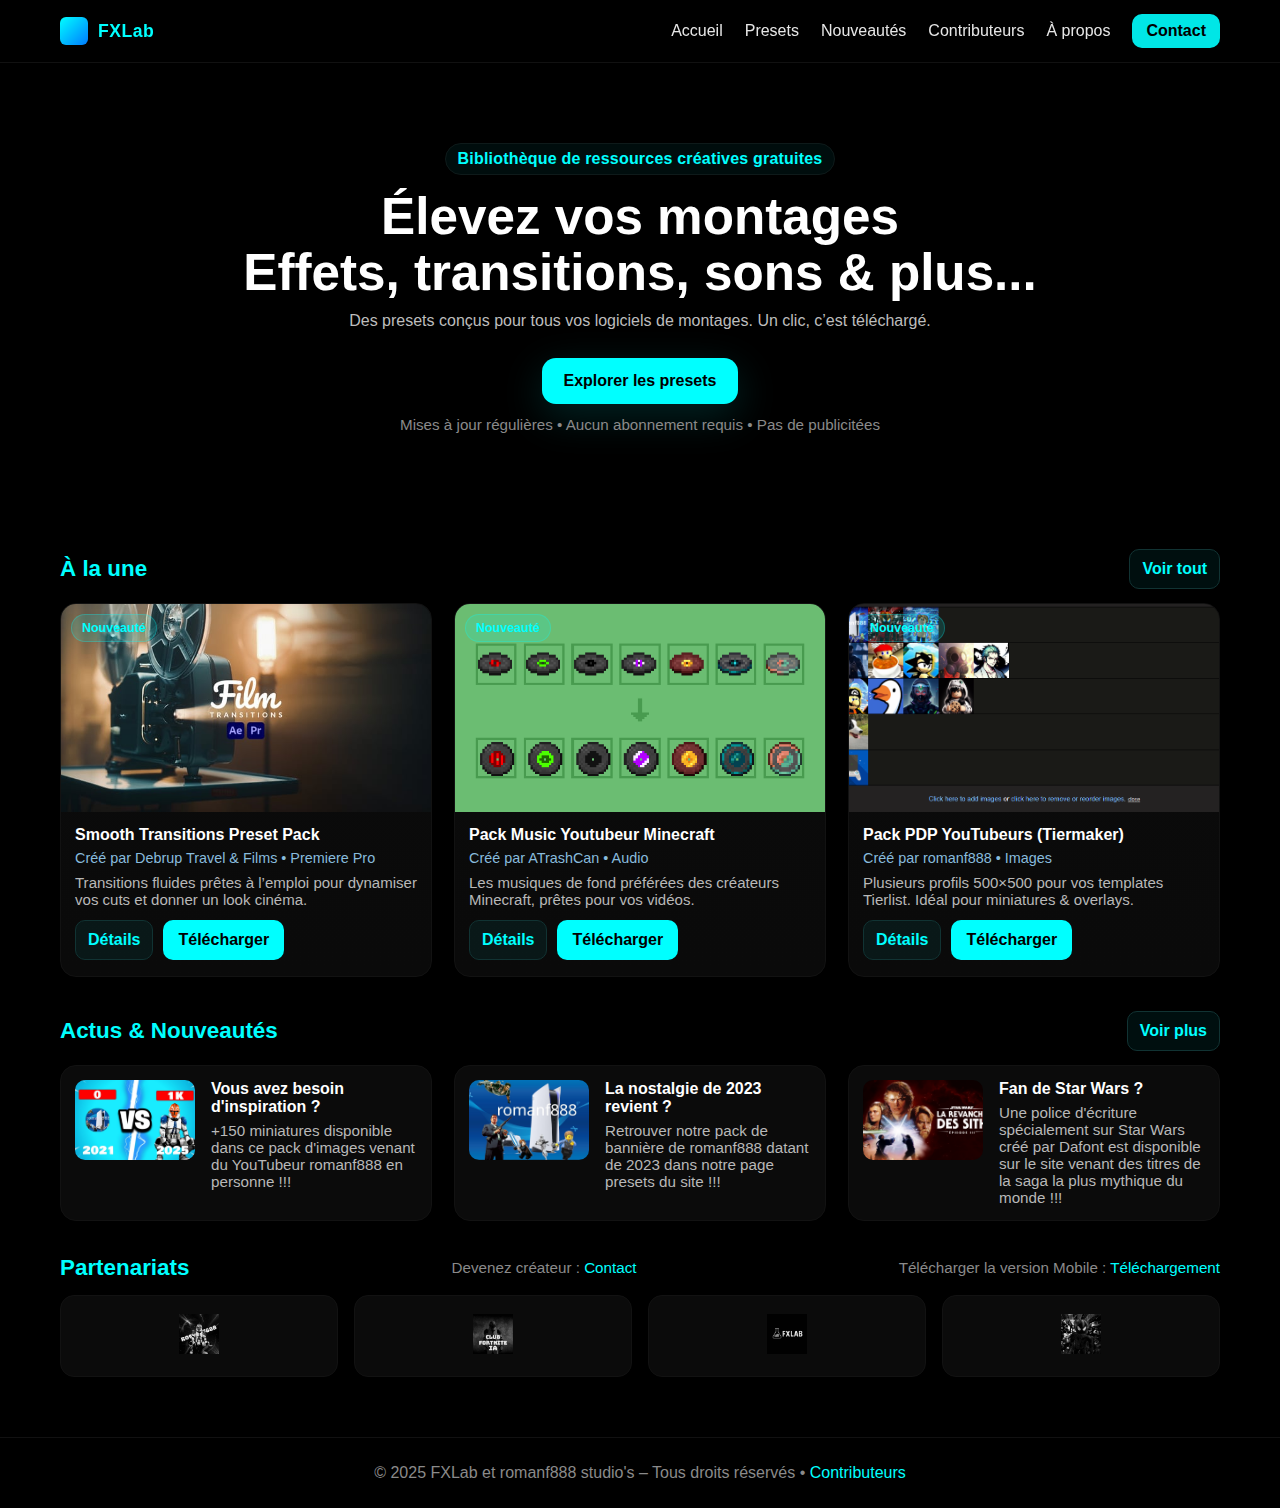
<file: index.html>
<!DOCTYPE html>
<html lang="fr">
<head>
  <meta charset="utf-8" />
  <meta name="viewport" content="width=device-width,initial-scale=1" />
  <title>FXLab – Bibliothèque de ressources gratuites et ilimités</title>
  <link rel="icon" href="favicon.ico" type="image/x-icon">
  <style>
    :root{
      --bg:#000; --card:#0b0b0b; --muted:#bdbdbd; --text:#fff; --accent:#00ffff; --accent-2:#00cccc;
      --ring: rgba(0,255,255,.15);
    }
    *{box-sizing:border-box}
    body{margin:0;background:var(--bg);color:var(--text);
      font-family:-apple-system,BlinkMacSystemFont,"Segoe UI",Roboto,Inter,Arial,sans-serif}
    a{color:inherit;text-decoration:none}

    /* Header */
    header{
      position:sticky; top:0; z-index:50;
      background:rgba(0,0,0,.7); backdrop-filter: blur(12px);
      border-bottom:1px solid #111;
    }
    .nav{
      max-width:1200px; margin:0 auto; padding:14px 20px;
      display:flex; align-items:center; justify-content:space-between;
    }
    .brand{display:flex; align-items:center; gap:10px}
    .brand-logo{width:28px;height:28px;border-radius:6px;background:linear-gradient(135deg,var(--accent),#007bff)}
    .brand h1{margin:0;font-size:1.1rem;letter-spacing:.5px;color:var(--accent)}
    .links{display:flex; gap:22px; align-items:center}
    .links a{opacity:.9}
    .links a:hover{color:var(--accent)}
    .cta-small{
      padding:8px 14px;border-radius:10px;background:var(--accent);color:#000;font-weight:700
    }
    .burger{display:none; cursor:pointer;border:1px solid #1a1a1a;border-radius:10px;padding:8px}
    .mobile{display:none; flex-direction:column; gap:14px; padding:14px 20px; border-top:1px solid #111}

    /* Hero */
    .hero{
      max-width:1200px; margin:40px auto; padding:40px 20px; text-align:center;
    }
    .super{display:inline-block; padding:6px 12px; border:1px solid #0e1a1a; border-radius:999px;
      background:rgba(0,255,255,.05); color:var(--accent); font-weight:600; letter-spacing:.2px}
    .hero h2{font-size:clamp(2rem,4vw,3.2rem); line-height:1.1; margin:14px 0 10px}
    .hero p{color:var(--muted); max-width:800px; margin:0 auto 22px}
    .cta{
      display:inline-block; margin-top:6px; padding:14px 22px; border-radius:14px;
      background:var(--accent); color:#000; font-weight:800;
      box-shadow:0 12px 40px var(--ring)
    }
    .cta:hover{background:var(--accent-2)}
    /* sub-note */
    .sub{margin-top:12px; color:#8a8a8a; font-size:.95rem}

    /* Sections wrapper */
    .wrap{max-width:1200px; margin:0 auto; padding:10px 20px 60px}

    /* Featured presets row */
    .section-head{display:flex; justify-content:space-between; align-items:center; margin:26px 0 14px}
    .section-head h3{margin:0; font-size:1.4rem; color:var(--accent)}
    .grid{
      display:grid; gap:22px;
      grid-template-columns:repeat(auto-fit,minmax(240px,1fr));
    }
    .card{
      background:linear-gradient(180deg,#0b0b0b,#0a0a0a);
      border:1px solid #121212; border-radius:16px; overflow:hidden;
      transition:transform .25s ease, box-shadow .25s ease, border-color .25s ease;
      position:relative;
    }
    .card:hover{transform:translateY(-4px); box-shadow:0 16px 40px var(--ring); border-color:#1b1b1b}
    .thumb{position:relative; aspect-ratio:16/9; background:#151515}
    .thumb img{width:100%; height:100%; object-fit:cover; display:block}
    .label{position:absolute; top:10px; left:10px; padding:6px 10px; border-radius:999px;
      background:rgba(0,255,255,.14); color:var(--accent); font-size:.78rem; font-weight:700; border:1px solid rgba(0,255,255,.25)}
    .content{padding:14px 14px 16px}
    .title{margin:0 0 6px; font-weight:700}
    .meta{color:#8bd; font-size:.9rem; margin-bottom:8px}
    .desc{color:#b8b8b8; font-size:.94rem; margin:0 0 12px}
    .actions{display:flex; gap:10px}
    .btn{
      display:inline-block; padding:10px 12px; border-radius:10px; font-weight:700;
      border:1px solid #133; background:rgba(0,255,255,.06); color:var(--accent)
    }
    .btn:hover{background:rgba(0,255,255,.12)}
    .btn-primary {
  display:inline-block;
  padding:10px 14px;
  border-radius:10px;   /* arrondi */
  font-weight:700;
  border:1px solid transparent;
  background:var(--accent);
  color:#000;
  transition: background 0.2s ease, transform 0.2s ease;
}

.btn-primary:hover {
  background:var(--accent-2);
  transform: translateY(-2px);
}

    /* Articles / Actus */
    .article{display:flex; gap:16px; padding:14px; border:1px solid #121212; border-radius:16px; background:#0b0b0b}
    .article img{width:120px; height:80px; object-fit:cover; border-radius:10px; background:#151515}
    .article h4{margin:0 0 6px}
    .article p{margin:0; color:#b8b8b8; font-size:.95rem}
    .article {
  display:flex; 
  gap:16px; 
  padding:14px; 
  border:1px solid #121212; 
  border-radius:16px; 
  background:#0b0b0b;
  transition: transform .25s ease, box-shadow .25s ease, border-color .25s ease;
}

.article:hover {
  transform: translateY(-4px);
  box-shadow: 0 16px 40px var(--ring);
  border-color: #1b1b1b;
}

    /* Partenaires */
    .partners{
      display:grid; grid-template-columns:repeat(auto-fit,minmax(130px,1fr)); gap:16px;
    }
    .partner{
      border:1px solid #121212; border-radius:14px; background:#0b0b0b; padding:18px; text-align:center;
      transition:transform .2s ease, box-shadow .2s ease;
    }
    .partner:hover{transform:translateY(-3px); box-shadow:0 10px 30px var(--ring)}
    .partner img{height:40px; object-fit:contain; filter:grayscale(100%) contrast(105%); opacity:.9}

    /* Footer */
    footer{border-top:1px solid #111; color:#8a8a8a; text-align:center; padding:26px 20px}

    /* Responsive nav */
    @media (max-width:860px){
      .links{display:none}
      .burger{display:block}
      .mobile.show{display:flex}
    }
  </style>
</head>
<body>

  <!-- Header -->
  <header>
    <div class="nav">
      <div class="brand">
        <div class="brand-logo" aria-hidden="true"></div>
        <h1>FXLab</h1>
      </div>

      <nav class="links" aria-label="Navigation principale">
        <a href="index.html" aria-current="page">Accueil</a>
        <a href="presets.html">Presets</a>
        <a href="news.html">Nouveautés</a>
        <a href="contributors.html">Contributeurs</a>
        <a href="about.html">À propos</a>
        <a href="contact.html" class="cta-small">Contact</a>
      </nav>

      <button class="burger" aria-label="Ouvrir le menu" onclick="toggleMenu()">
        ☰
      </button>
    </div>

    <nav id="mobileNav" class="mobile" aria-label="Navigation mobile">
      <a href="index.html">Accueil</a>
      <a href="presets.html">Presets</a>
      <a href="news.html">Nouveautés</a>
      <a href="contributors.html">Contributeurs</a>
      <a href="about.html">À propos</a>
      <a href="contact.html" class="cta-small" style="display:inline-block; width:max-content">Contact</a>
    </nav>
  </header>

  <!-- Hero -->
  <section class="hero">
    <span class="super">Bibliothèque de ressources créatives gratuites</span>
    <h2>Élevez vos montages<br>Effets, transitions, sons & plus...</h2>
    <p>Des presets conçus pour tous vos logiciels de montages.
       Un clic, c’est téléchargé.</p>
    <a class="cta" href="presets.html">Explorer les presets</a>
    <div class="sub">Mises à jour régulières • Aucun abonnement requis • Pas de publicitées</div>
  </section>

  <main class="wrap">

    <!-- Mise en avant presets -->
    <div class="section-head">
      <h3>À la une</h3>
      <a class="btn" href="presets.html">Voir tout</a>
    </div>
    <div class="grid" aria-label="Presets mis en avant">
      <!-- Card 1 -->
      <article class="card">
        <div class="thumb">
          <!-- Remplace par ton image -->
          <img src="pictures/film_transitions.jpg" alt="Smooth Transitions Preset Pack">
          <span class="label">Nouveauté</span>
        </div>
        <div class="content">
          <h4 class="title">Smooth Transitions Preset Pack</h4>
          <div class="meta">Créé par Debrup Travel & Films • Premiere Pro</div>
          <p class="desc">Transitions fluides prêtes à l’emploi pour dynamiser vos cuts et donner un look cinéma.</p>
          <div class="actions">
            <a class="btn" href="presets.html">Détails</a>
            <a class="btn-primary" href="https://drive.google.com/file/d/1tdREA-tGFz_EKFgXW3NCNWHJDrrkiq9k/view" target="_blank" rel="noopener">Télécharger</a>
          </div>
        </div>
      </article>

      <!-- Card 2 -->
      <article class="card">
        <div class="thumb">
          <img src="pictures/minecraft_music.png" alt="Pack Music Youtubeur Minecraft">
          <span class="label">Nouveauté</span>
        </div>
        <div class="content">
          <h4 class="title">Pack Music Youtubeur Minecraft</h4>
          <div class="meta">Créé par ATrashCan • Audio</div>
          <p class="desc">Les musiques de fond préférées des créateurs Minecraft, prêtes pour vos vidéos.</p>
          <div class="actions">
            <a class="btn" href="presets.html">Détails</a>
            <a class="btn-primary" href="https://drive.google.com/drive/folders/12WOY9GSO-vzHcJGz19avpRdbGQsEaAmz?usp=sharing" target="_blank" rel="noopener">Télécharger</a>
          </div>
        </div>
      </article>

      <!-- Card 3 -->
      <article class="card">
        <div class="thumb">
          <img src="pictures/tiermaker_youtubeurs.png" alt="Pack PDP YouTubeurs (Tiermaker)">
          <span class="label">Nouveauté</span>
        </div>
        <div class="content">
          <h4 class="title">Pack PDP YouTubeurs (Tiermaker)</h4>
          <div class="meta">Créé par romanf888 • Images</div>
          <p class="desc">Plusieurs profils 500×500 pour vos templates Tierlist. Idéal pour miniatures & overlays.</p>
          <div class="actions">
            <a class="btn" href="presets.html">Détails</a>
            <a class="btn-primary" href="https://drive.google.com/drive/folders/1rkk2cnZv1YM_CWG0DwI0sqtJLWTuQOmo?usp=sharing" target="_blank" rel="noopener">Télécharger</a>
          </div>
        </div>
      </article>
    </div>

    <!-- Nouveautés / Actus -->
    <div class="section-head" style="margin-top:34px;">
      <h3>Actus & Nouveautés</h3>
      <a class="btn" href="news.html">Voir plus</a>
    </div>
    <div class="grid">
      <!-- Article 1 -->
      <article class="article">
        <img src="pictures/Tout va changer... (4 ans sur YouTube).jpg" alt="Annonce FXLab">
        <div>
          <h4>Vous avez besoin d'inspiration ?</h4>
          <p>+150 miniatures disponible dans ce pack d'images venant du YouTubeur romanf888 en personne !!!</p>
        </div>
      </article>
      <!-- Article 2 -->
      <article class="article">
        <img src="pictures/Devenez romanf888 à partir de maintenant !!!.jpg" alt="Mise à jour">
        <div>
          <h4>La nostalgie de 2023 revient ?</h4>
          <p>Retrouver notre pack de bannière de romanf888 datant de 2023 dans notre page presets du site !!!</p>
        </div>
      </article>
      <!-- Article 3 -->
      <article class="article">
        <img src="pictures/sw3_picture.png" alt="Polices">
        <div>
          <h4>Fan de Star Wars ?</h4>
          <p>Une police d'écriture spécialement sur Star Wars créé par Dafont est disponible sur le site venant des titres de la saga la plus mythique du monde !!!</p>
        </div>
      </article>
    </div>

    <!-- Partenaires -->
    <div class="section-head" style="margin-top:34px;">
      <h3>Partenariats</h3>
      <span style="color:#8a8a8a;font-size:.95rem"> Devenez créateur : <a href="contact.html" style="color:var(--accent)">Contact</a></span>
      <span style="color:#8a8a8a;font-size:.95rem"> Télécharger la version Mobile : <a href="download.html" style="color:var(--accent)">Téléchargement</a></span>
    </div>
    <div class="partners" aria-label="Partenaires">
      <!-- Remplace les src par tes logos (images locales) -->
      <div class="partner"><img src="pictures/romanf888.PNG" alt="romanf888"></div>
      <div class="partner"><img src="pictures/Club_Fortnite_IA.png" alt="Club Fortnite"></div>
      <div class="partner"><img src="pictures/Fxlab.png" alt="FXLab For Creator"></div>
      <div class="partner"><img src="pictures/HYDRA.png" alt="HYDRA"></div>
    </div>

  </main>

  <footer>
    © 2025 FXLab et romanf888 studio's – Tous droits réservés • <a href="contributors.html" style="color:var(--accent)">Contributeurs</a>
  </footer>

  <script>
    function toggleMenu(){
      const el = document.getElementById('mobileNav');
      el.classList.toggle('show');
    }
  </script>
</body>
</html>
</file>
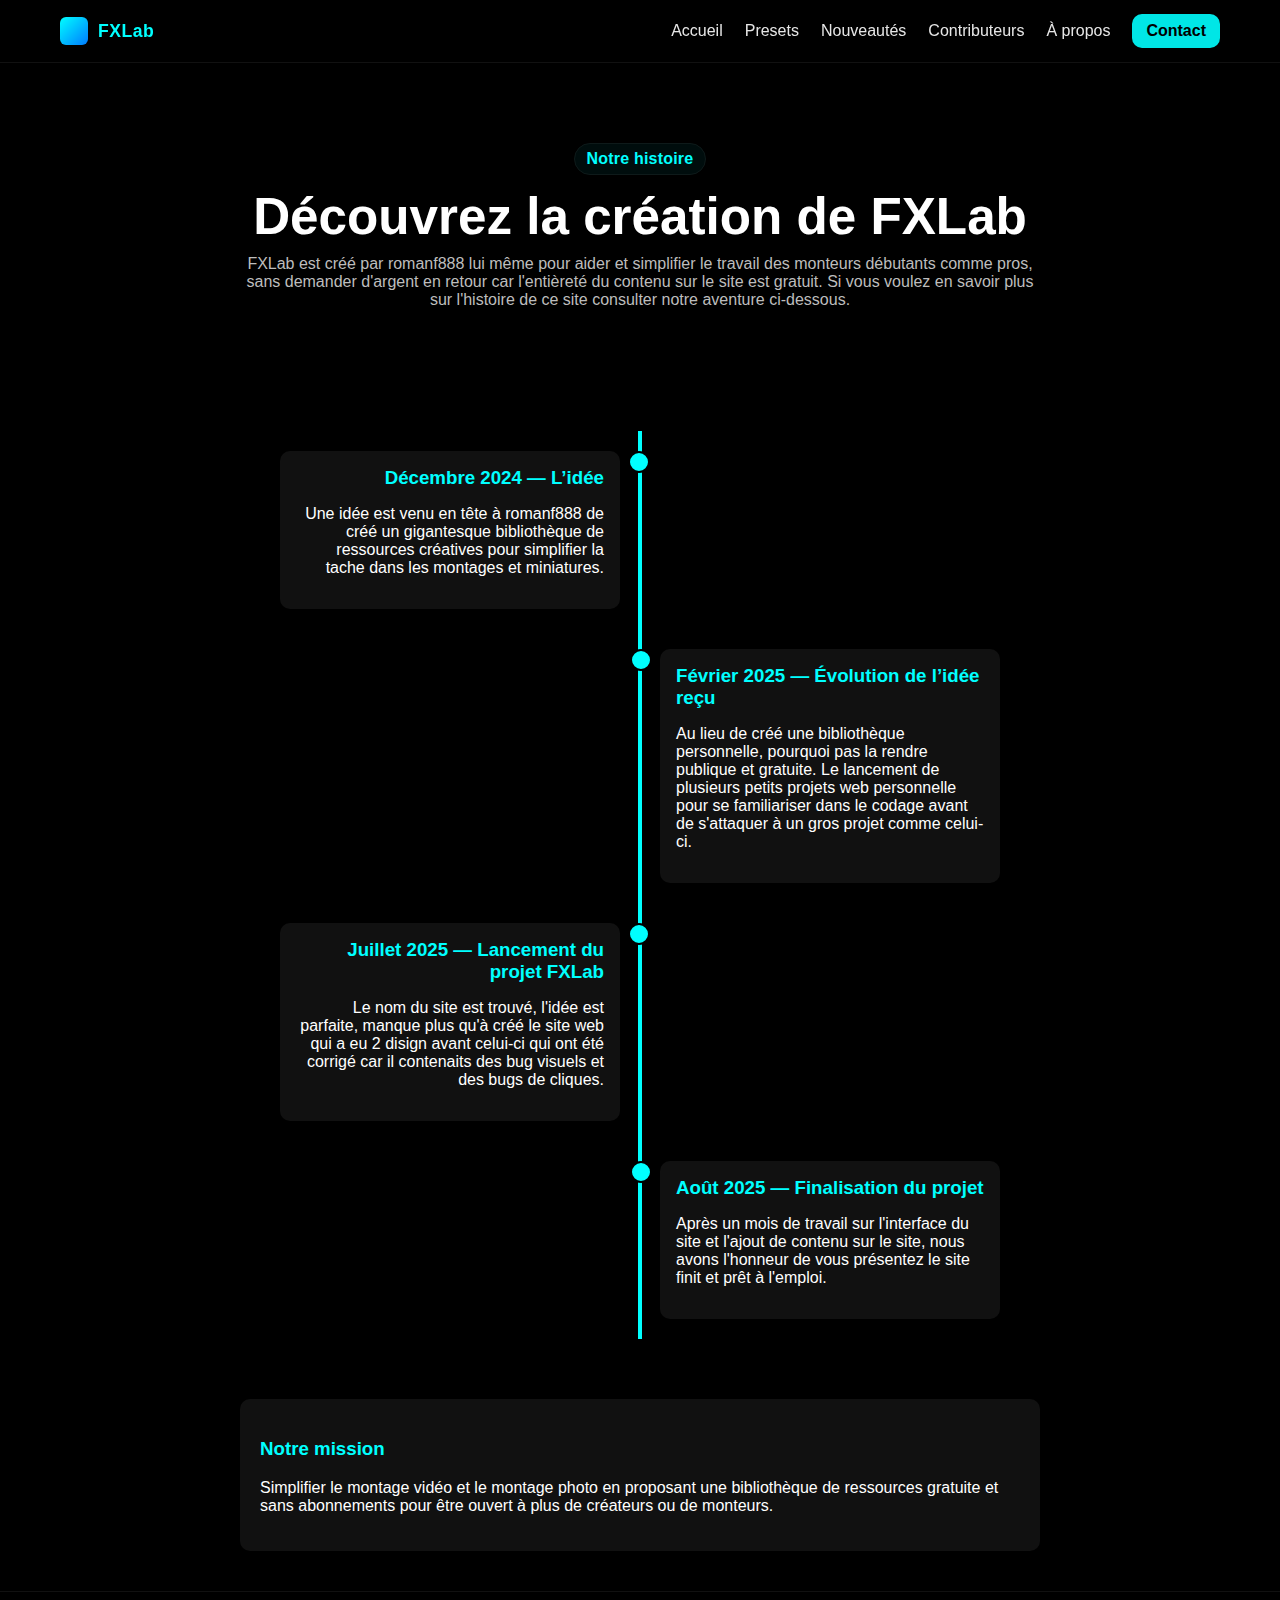
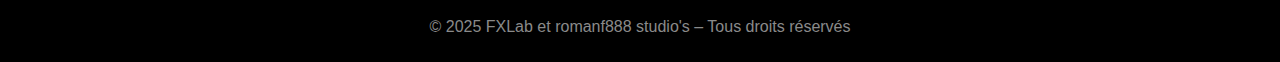
<file: about.html>
<!DOCTYPE html>
<html lang="fr">
<head>
  <meta charset="utf-8" />
  <meta name="viewport" content="width=device-width,initial-scale=1" />
  <title>FXLab – À propos</title>
  <link rel="icon" href="favicon.ico" type="image/x-icon">
  <link rel="stylesheet" href="style.css">
  <style>
    /* Timeline */
    .timeline {
      position: relative;
      max-width: 800px;
      margin: 60px auto;
      padding: 0 20px;
    }
    .timeline::before {
      content: "";
      position: absolute;
      left: 50%;
      top: 0;
      bottom: 0;
      width: 4px;
      background: var(--accent);
      transform: translateX(-50%);
    }
    .timeline-item {
      position: relative;
      width: 50%;
      padding: 20px;
      box-sizing: border-box;
    }
    .timeline-item::before {
      content: "";
      position: absolute;
      top: 20px;
      width: 18px;
      height: 18px;
      background: var(--accent);
      border-radius: 50%;
      border: 2px solid #000;
      z-index: 1;
    }
    .timeline-item.left {
      left: 0;
      text-align: right;
    }
    .timeline-item.left::before {
      right: -10px;
    }
    .timeline-item.right {
      left: 50%;
    }
    .timeline-item.right::before {
      left: -10px;
    }
    .timeline-content {
      display: inline-block;
      background: #111;
      padding: 16px;
      border-radius: 10px;
      max-width: 340px;
    }
    .timeline-content h3 {
      margin: 0 0 8px;
      color: var(--accent);
    }
    .mission {
      background: #111;
      padding: 20px;
      border-radius: 10px;
      margin: 40px auto;
      max-width: 800px;
    }
    .mission h3 {
      color: var(--accent);
    }
  </style>
</head>
<body>

  <!-- Header -->
  <header>
    <div class="nav">
      <div class="brand">
        <div class="brand-logo"></div>
        <h1>FXLab</h1>
      </div>
      <nav class="links">
        <a href="index.html">Accueil</a>
        <a href="presets.html">Presets</a>
        <a href="news.html">Nouveautés</a>
        <a href="contributors.html">Contributeurs</a>
        <a href="about.html" aria-current="page">À propos</a>
        <a href="contact.html" class="cta-small">Contact</a>
      </nav>
      <button class="burger" onclick="toggleMenu()">☰</button>
    </div>
    <nav id="mobileNav" class="mobile">
      <a href="index.html">Accueil</a>
      <a href="presets.html">Presets</a>
      <a href="news.html">Nouveautés</a>
      <a href="contributors.html">Contributeurs</a>
      <a href="about.html">À propos</a>
      <a href="contact.html" class="cta-small">Contact</a>
    </nav>
  </header>

  <!-- Hero -->
  <section class="hero">
    <span class="super">Notre histoire</span>
    <h2>Découvrez la création de FXLab</h2>
    <p>FXLab est créé par romanf888 lui même pour aider et simplifier le travail des monteurs débutants comme pros, sans demander d'argent en retour car l'entièreté du contenu sur le site est gratuit. Si vous voulez en savoir plus sur l'histoire de ce site consulter notre aventure ci-dessous.</p>
  </section>

  <!-- Timeline -->
  <section class="timeline">
    <div class="timeline-item left">
      <div class="timeline-content">
        <h3>Décembre 2024 — L’idée</h3>
        <p>Une idée est venu en tête à romanf888 de créé un gigantesque bibliothèque de ressources créatives pour simplifier la tache dans les montages et miniatures.</p>
      </div>
    </div>

    <div class="timeline-item right">
      <div class="timeline-content">
        <h3>Février 2025 — Évolution de l’idée reçu</h3>
        <p>Au lieu de créé une bibliothèque personnelle, pourquoi pas la rendre publique et gratuite. Le lancement de plusieurs petits projets web personnelle pour se familiariser dans le codage avant de s'attaquer à un gros projet comme celui-ci.</p>
      </div>
    </div>

    <div class="timeline-item left">
      <div class="timeline-content">
        <h3>Juillet 2025 — Lancement du projet FXLab</h3>
        <p>Le nom du site est trouvé, l'idée est parfaite, manque plus qu'à créé le site web qui a eu 2 disign avant celui-ci qui ont été corrigé car il contenaits des bug visuels et des bugs de cliques.</p>
      </div>
    </div>

    <div class="timeline-item right">
      <div class="timeline-content">
        <h3>Août 2025 — Finalisation du projet</h3>
        <p>Après un mois de travail sur l'interface du site et l'ajout de contenu sur le site, nous avons l'honneur de vous présentez le site finit et prêt à l'emploi.</p>
      </div>
    </div>
  </section>

  <!-- Mission -->
  <section class="mission">
    <h3>Notre mission</h3>
    <p>Simplifier le montage vidéo et le montage photo en proposant une bibliothèque de ressources gratuite et sans abonnements pour être ouvert à plus de créateurs ou de monteurs.</p>
  </section>

  <footer>
    © 2025 FXLab et romanf888 studio's – Tous droits réservés
  </footer>

  <script>
    function toggleMenu(){
      document.getElementById('mobileNav').classList.toggle('show');
    }
  </script>
</body>
</html>
</file>
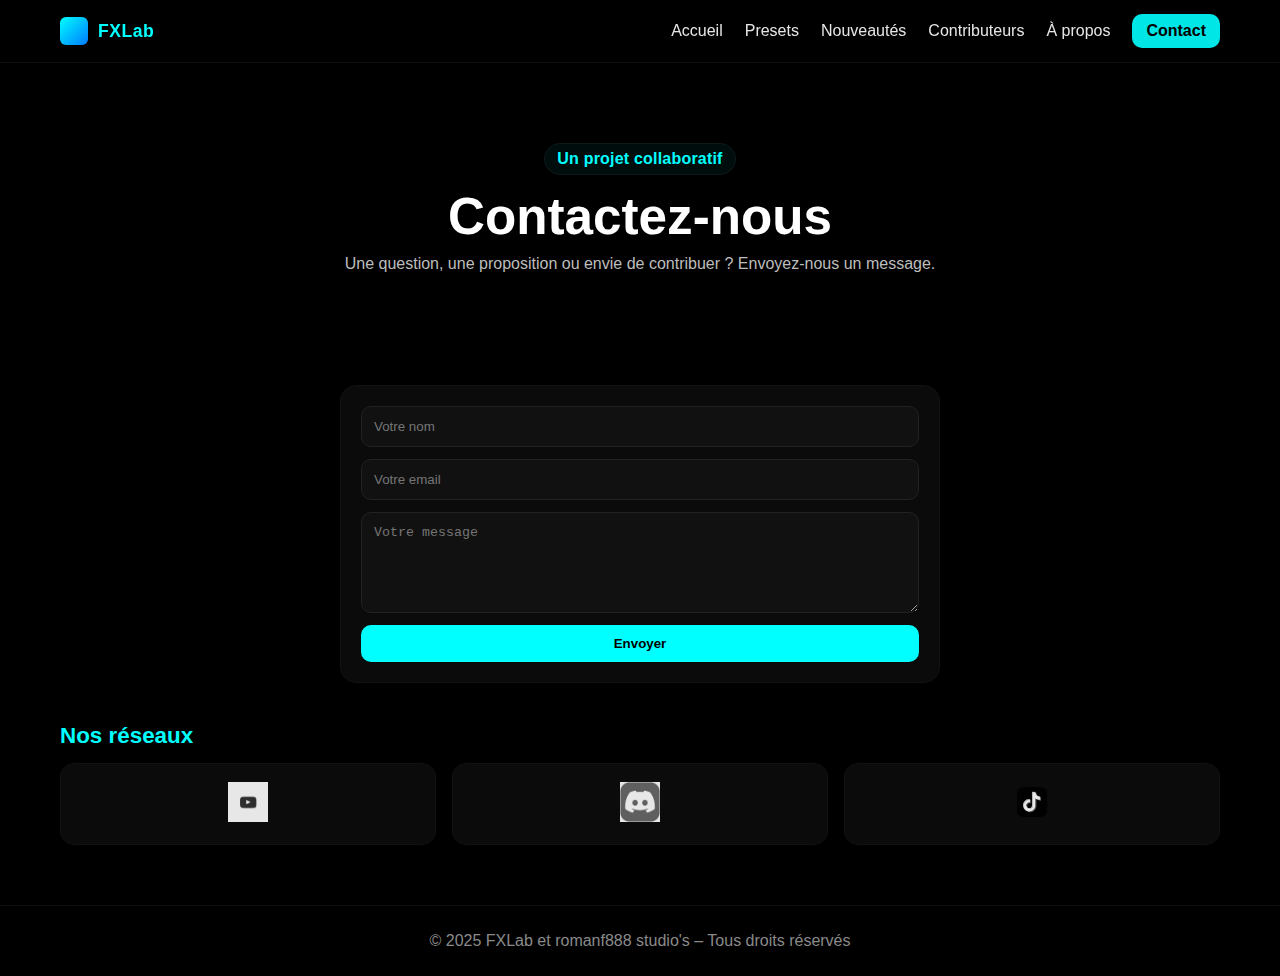
<file: contact.html>
<!DOCTYPE html>
<html lang="fr">
<head>
  <meta charset="utf-8" />
  <meta name="viewport" content="width=device-width,initial-scale=1" />
  <title>FXLab – Contact</title>
  <link rel="icon" href="favicon.ico" type="image/x-icon">
  <link rel="stylesheet" href="style.css">
</head>
<body>

  <!-- Header -->
  <header>
    <div class="nav">
      <div class="brand">
        <div class="brand-logo"></div>
        <h1>FXLab</h1>
      </div>
      <nav class="links">
        <a href="index.html">Accueil</a>
        <a href="presets.html">Presets</a>
        <a href="news.html">Nouveautés</a>
        <a href="contributors.html">Contributeurs</a>
        <a href="about.html">À propos</a>
        <a href="contact.html" class="cta-small" aria-current="page">Contact</a>
      </nav>
      <button class="burger" onclick="toggleMenu()">☰</button>
    </div>
    <nav id="mobileNav" class="mobile">
      <a href="index.html">Accueil</a>
      <a href="presets.html">Presets</a>
      <a href="news.html">Nouveautés</a>
      <a href="contributors.html">Contributeurs</a>
      <a href="about.html">À propos</a>
      <a href="contact.html" class="cta-small">Contact</a>
    </nav>
  </header>

  <!-- Hero -->
  <section class="hero">
    <span class="super">Un projet collaboratif</span>
    <h2>Contactez-nous</h2>
    <p>Une question, une proposition ou envie de contribuer ? Envoyez-nous un message.</p>
  </section>

  <main class="wrap">
    <form action="mailto:fxlab@example.com" method="post" enctype="text/plain" style="max-width:600px;margin:0 auto;background:#0b0b0b;border:1px solid #121212;border-radius:16px;padding:20px;display:flex;flex-direction:column;gap:12px;">
      <input type="text" name="nom" placeholder="Votre nom" required style="padding:12px;border-radius:10px;border:1px solid #222;background:#111;color:#fff">
      <input type="email" name="email" placeholder="Votre email" required style="padding:12px;border-radius:10px;border:1px solid #222;background:#111;color:#fff">
      <textarea name="message" rows="5" placeholder="Votre message" required style="padding:12px;border-radius:10px;border:1px solid #222;background:#111;color:#fff"></textarea>
      <button type="submit" class="btn-primary">Envoyer</button>
    </form>

    <div class="section-head" style="margin-top:40px;">
      <h3>Nos réseaux</h3>
    </div>
    <div class="partners">
      <a class="partner" href="https://www.youtube.com/@romanf888" target="_blank"><img src="pictures/YouTube_logo.png" alt="YouTube"></a>
      <a class="partner" href="https://discord.gg/Errnw5qfYZ" target="_blank"><img src="pictures/Discord_logo.png" alt="Discord"></a>
      <a class="partner" href="https://www.tiktok.com/@romanf8888640" target="_blank"><img src="pictures/TikTok_logo.png" alt="TikTok"></a>
    </div>
  </main>

  <footer>
    © 2025 FXLab et romanf888 studio's – Tous droits réservés
  </footer>

  <script>
    function toggleMenu(){
      document.getElementById('mobileNav').classList.toggle('show');
    }
  </script>
</body>
</html>
</file>
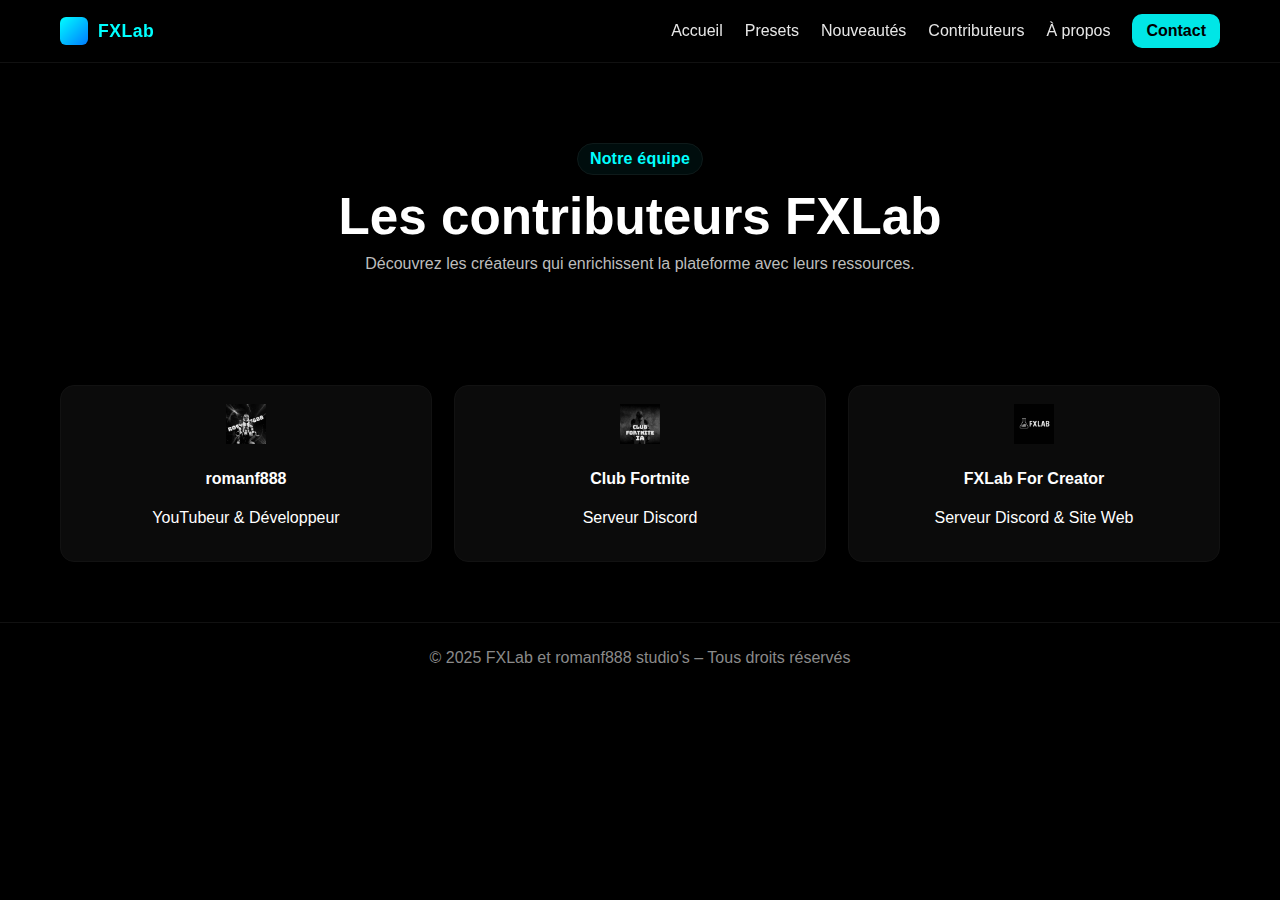
<file: contributors.html>
<!DOCTYPE html>
<html lang="fr">
<head>
  <meta charset="utf-8" />
  <meta name="viewport" content="width=device-width,initial-scale=1" />
  <title>FXLab – Contributeurs</title>
  <link rel="icon" href="favicon.ico" type="image/x-icon">
  <link rel="stylesheet" href="style.css">
</head>
<body>

  <!-- Header -->
  <header>
    <div class="nav">
      <div class="brand">
        <div class="brand-logo"></div>
        <h1>FXLab</h1>
      </div>
      <nav class="links">
        <a href="index.html">Accueil</a>
        <a href="presets.html">Presets</a>
        <a href="news.html">Nouveautés</a>
        <a href="contributors.html" aria-current="page">Contributeurs</a>
        <a href="about.html">À propos</a>
        <a href="contact.html" class="cta-small">Contact</a>
      </nav>
      <button class="burger" onclick="toggleMenu()">☰</button>
    </div>
    <nav id="mobileNav" class="mobile">
      <a href="index.html">Accueil</a>
      <a href="presets.html">Presets</a>
      <a href="news.html">Nouveautés</a>
      <a href="contributors.html">Contributeurs</a>
      <a href="about.html">À propos</a>
      <a href="contact.html" class="cta-small">Contact</a>
    </nav>
  </header>

  <!-- Hero -->
  <section class="hero">
    <span class="super">Notre équipe</span>
    <h2>Les contributeurs FXLab</h2>
    <p>Découvrez les créateurs qui enrichissent la plateforme avec leurs ressources.</p>
  </section>

  <main class="wrap">
    <div class="grid">
      <div class="partner">
        <img src="pictures/romanf888.PNG" alt="romanf888">
        <h4>romanf888</h4>
        <p>YouTubeur & Développeur</p>
      </div>

      <div class="partner">
        <img src="pictures/Club_Fortnite_IA.png" alt="Club Fortnite">
        <h4>Club Fortnite</h4>
        <p>Serveur Discord</p>
      </div>

      <div class="partner">
        <img src="pictures/Fxlab.png" alt="FXLab For Creator">
        <h4>FXLab For Creator</h4>
        <p>Serveur Discord & Site Web</p>
      </div>
    </div>
  </main>

  <footer>
    © 2025 FXLab et romanf888 studio's – Tous droits réservés
  </footer>

  <script>
    function toggleMenu(){
      document.getElementById('mobileNav').classList.toggle('show');
    }
  </script>
</body>
</html>
</file>
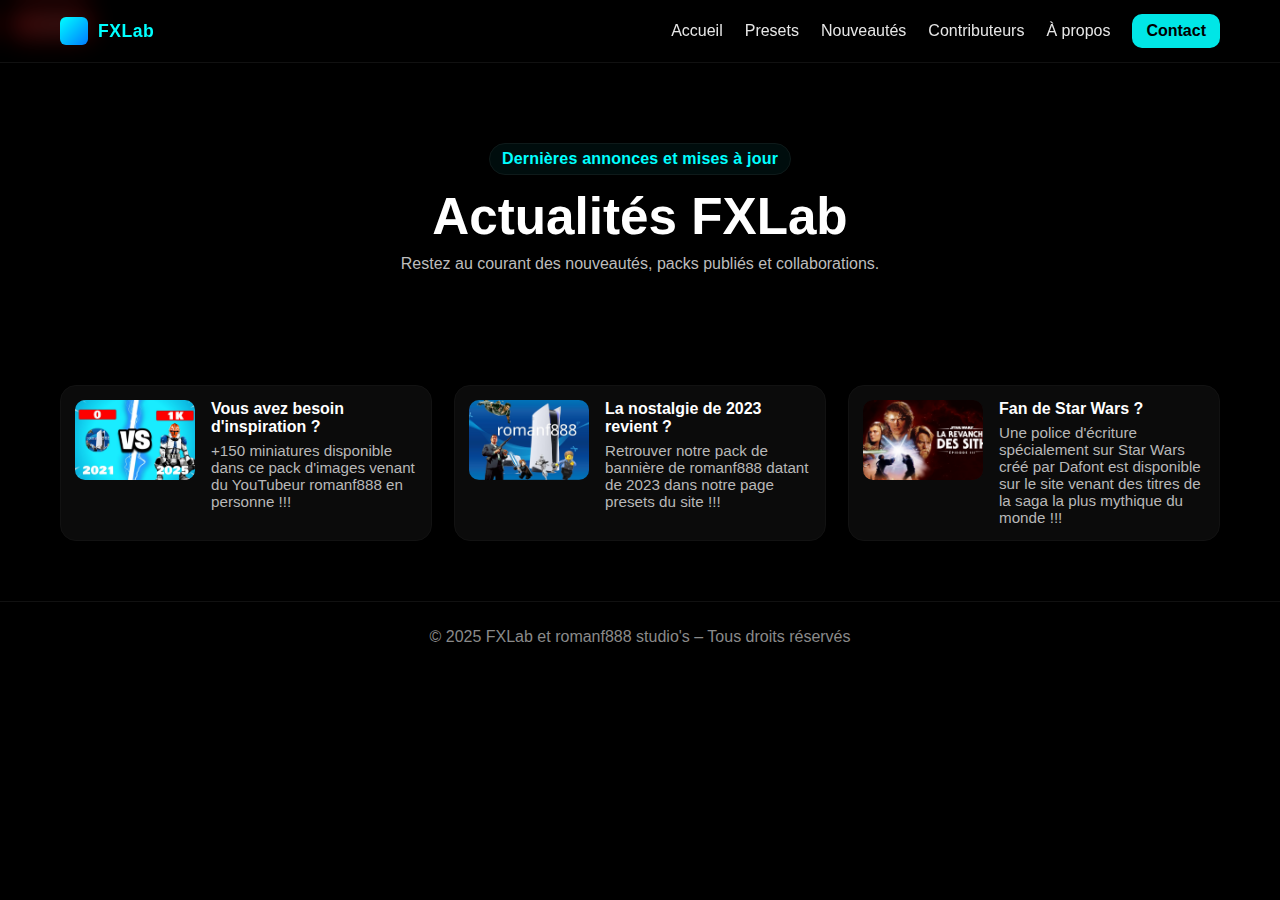
<file: news.html>
<!DOCTYPE html>
<html lang="fr">
<head>
  <meta charset="utf-8" />
  <meta name="viewport" content="width=device-width,initial-scale=1" />
  <title>FXLab – Nouveautés</title>
  <link rel="icon" href="favicon.ico" type="image/x-icon">
  <link rel="stylesheet" href="style.css">
</head>
<body>

  <!-- Header -->
  <header>
    <div class="nav">
      <div class="brand">
        <div class="brand-logo"></div>
        <h1>FXLab</h1>
      </div>
      <nav class="links">
        <a href="index.html">Accueil</a>
        <a href="presets.html">Presets</a>
        <a href="news.html" aria-current="page">Nouveautés</a>
        <a href="contributors.html">Contributeurs</a>
        <a href="about.html">À propos</a>
        <a href="contact.html" class="cta-small">Contact</a>
      </nav>
      <button class="burger" onclick="toggleMenu()">☰</button>
    </div>
    <nav id="mobileNav" class="mobile">
      <a href="index.html">Accueil</a>
      <a href="presets.html">Presets</a>
      <a href="news.html">Nouveautés</a>
      <a href="contributors.html">Contributeurs</a>
      <a href="about.html">À propos</a>
      <a href="contact.html" class="cta-small">Contact</a>
    </nav>
  </header>

  <!-- Hero -->
  <section class="hero">
    <span class="super">Dernières annonces et mises à jour</span>
    <h2>Actualités FXLab</h2>
    <p>Restez au courant des nouveautés, packs publiés et collaborations.</p>
  </section>

  <main class="wrap">
    <div class="grid">
      <article class="article">
        <img src="pictures/Tout va changer... (4 ans sur YouTube).jpg" alt="Annonce pack">
        <span class="label_news">Actualités</span>
        <div>
          <h4>Vous avez besoin d'inspiration ?</h4>
          <p>+150 miniatures disponible dans ce pack d'images venant du YouTubeur romanf888 en personne !!!</p>
        </div>
      </article>

      <article class="article">
        <img src="pictures/Devenez romanf888 à partir de maintenant !!!.jpg" alt="Annonce pack">
        <span class="label_news">Actualités</span>
        <div>
          <h4>La nostalgie de 2023 revient ?</h4>
          <p>Retrouver notre pack de bannière de romanf888 datant de 2023 dans notre page presets du site !!!</p>
        </div>
      </article>

      <article class="article">
        <img src="pictures/sw3_picture.png" alt="Nouvelle musique">
        <span class="label_news">Actualités</span>
        <div>
          <h4>Fan de Star Wars ?</h4>
          <p>Une police d'écriture spécialement sur Star Wars créé par Dafont est disponible sur le site venant des titres de la saga la plus mythique du monde !!!</p>
        </div>
      </article>
    </div>
  </main>

  <footer>
    © 2025 FXLab et romanf888 studio's – Tous droits réservés
  </footer>

  <script>
    function toggleMenu(){
      document.getElementById('mobileNav').classList.toggle('show');
    }
  </script>
</body>
</html>
</file>
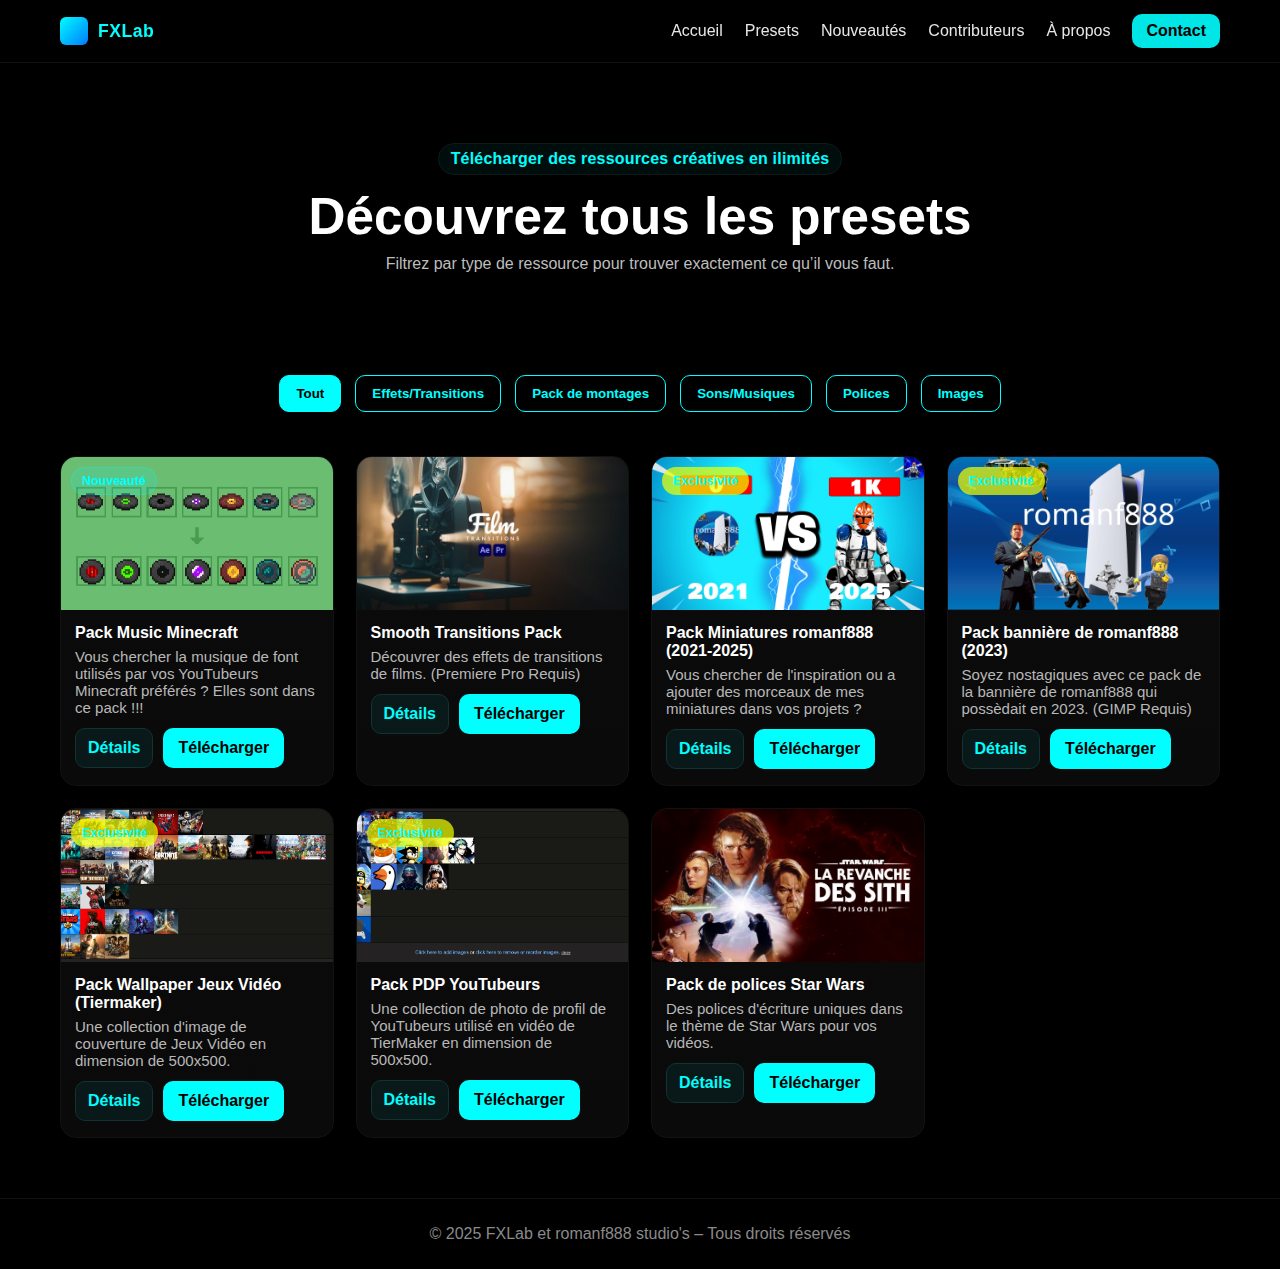
<file: presets.html>
<!DOCTYPE html>
<html lang="fr">
<head>
  <meta charset="utf-8" />
  <meta name="viewport" content="width=device-width,initial-scale=1" />
  <title>FXLab – Presets</title>
  <link rel="icon" href="favicon.ico" type="image/x-icon">
  <link rel="stylesheet" href="style.css">
  <style>
    /* Filtres */
    .filters {
      display:flex;
      flex-wrap:wrap;
      gap:14px;
      justify-content:center;
      margin:20px 0 34px;
    }
    .filter-btn {
      padding:10px 16px;
      border-radius:10px;
      border:1px solid var(--accent);
      background:transparent;
      color:var(--accent);
      font-weight:600;
      cursor:pointer;
      transition:all .2s ease;
    }
    .filter-btn.active,
    .filter-btn:hover {
      background:var(--accent);
      color:#000;
    }
    .hidden{display:none !important;}
  </style>
</head>
<body>

  <!-- Header -->
  <header>
    <div class="nav">
      <div class="brand">
        <div class="brand-logo"></div>
        <h1>FXLab</h1>
      </div>
      <nav class="links">
        <a href="index.html">Accueil</a>
        <a href="presets.html" aria-current="page">Presets</a>
        <a href="news.html">Nouveautés</a>
        <a href="contributors.html">Contributeurs</a>
        <a href="about.html">À propos</a>
        <a href="contact.html" class="cta-small">Contact</a>
      </nav>
      <button class="burger" onclick="toggleMenu()">☰</button>
    </div>
    <nav id="mobileNav" class="mobile">
      <a href="index.html">Accueil</a>
      <a href="presets.html">Presets</a>
      <a href="news.html">Nouveautés</a>
      <a href="contributors.html">Contributeurs</a>
      <a href="about.html">À propos</a>
      <a href="contact.html" class="cta-small">Contact</a>
    </nav>
  </header>

  <!-- Hero -->
  <section class="hero">
    <span class="super">Télécharger des ressources créatives en ilimités</span>
    <h2>Découvrez tous les presets</h2>
    <p>Filtrez par type de ressource pour trouver exactement ce qu’il vous faut.</p>
  </section>

  <!-- Filtres -->
  <div class="filters">
    <button class="filter-btn active" onclick="filterPresets('all')">Tout</button>
    <button class="filter-btn" onclick="filterPresets('transitions')">Effets/Transitions</button>
    <button class="filter-btn" onclick="filterPresets('packs')">Pack de montages</button>
    <button class="filter-btn" onclick="filterPresets('sons')">Sons/Musiques</button>
    <button class="filter-btn" onclick="filterPresets('polices')">Polices</button>
    <button class="filter-btn" onclick="filterPresets('images')">Images</button>
  </div>

  <main class="wrap">
    <div class="grid" id="presetGrid">
      <!-- Exemple 7 -->
      <article class="card sons">
        <div class="thumb">
          <img src="pictures/minecraft_music.png" alt="Pack Music Minecraft">
          <span class="label">Nouveauté</span>
        </div>
        <div class="content">
          <h4 class="title">Pack Music Minecraft</h4>
          <p class="desc">Vous chercher la musique de font utilisés par vos YouTubeurs Minecraft préférés ? Elles sont dans ce pack !!!</p>
          <div class="actions">
            <a class="btn" href="#">Détails</a>
            <a class="btn-primary" href="https://drive.google.com/drive/folders/12WOY9GSO-vzHcJGz19avpRdbGQsEaAmz?usp=sharing" target="_blank" rel="noopener">Télécharger</a>
          </div>
        </div>
      </article>

      <!-- Exemple 6 -->
      <article class="card transitions">
        <div class="thumb">
          <img src="pictures/film_transitions.jpg" alt="Smooth Transitions Preset Pack">
        </div>
        <div class="content">
          <h4 class="title">Smooth Transitions Pack</h4>
          <p class="desc">Découvrer des effets de transitions de films. (Premiere Pro Requis)</p>
          <div class="actions">
            <a class="btn" href="#">Détails</a>
            <a class="btn-primary" href="https://drive.google.com/file/d/1tdREA-tGFz_EKFgXW3NCNWHJDrrkiq9k/view" target="_blank" rel="noopener">Télécharger</a>
          </div>
        </div>
      </article>

      <!-- Exemple 5 -->
      <article class="card images">
        <div class="thumb">
          <img src="pictures/Tout va changer... (4 ans sur YouTube).jpg" alt="Pack Miniatures romanf888 (2021-2025)">
          <span class="label_or">Exclusivité</span>
        </div>
        <div class="content">
          <h4 class="title">Pack Miniatures romanf888 (2021-2025)</h4>
          <p class="desc">Vous chercher de l'inspiration ou a ajouter des morceaux de mes miniatures dans vos projets ?</p>
          <div class="actions">
            <a class="btn" href="#">Détails</a>
            <a class="btn-primary" href="https://drive.google.com/drive/folders/1rqVtXTB1FWU6HO0Mn9rucpmG8a8Epo5q?usp=sharing" target="_blank" rel="noopener">Télécharger</a>
          </div>
        </div>
      </article>

      <!-- Exemple 4 -->
      <article class="card packs">
        <div class="thumb">
          <img src="pictures/Devenez romanf888 à partir de maintenant !!!.jpg" alt="Pack bannière de romanf888 (2023)">
          <span class="label_or">Exclusivité</span>
        </div>
        <div class="content">
          <h4 class="title">Pack bannière de romanf888 (2023)</h4>
          <p class="desc">Soyez nostagiques avec ce pack de la bannière de romanf888 qui possèdait en 2023. (GIMP Requis)</p>
          <div class="actions">
            <a class="btn" href="#">Détails</a>
            <a class="btn-primary" href="https://mega.nz/file/Qjdy0YTI#4BqcVX2KXqeOREMle0lyap_K_DJFAb6nebUy-fwACsQ" target="_blank" rel="noopener">Télécharger</a>
          </div>
        </div>
      </article>

      <!-- Exemple 3 -->
      <article class="card images">
        <div class="thumb">
          <img src="pictures/tiermaker_jeux_vidéo.png" alt="Pack Wallpaper Jeux Vidéo (Tiermaker)">
          <span class="label_or">Exclusivité</span>
        </div>
        <div class="content">
          <h4 class="title">Pack Wallpaper Jeux Vidéo (Tiermaker)</h4>
          <p class="desc">Une collection d'image de couverture de Jeux Vidéo en dimension de 500x500.</p>
          <div class="actions">
            <a class="btn" href="#">Détails</a>
            <a class="btn-primary" href="https://drive.google.com/drive/folders/1Or9k8pXCYIXP8afcAVGFITjqgcaYteWl?usp=sharing" target="_blank" rel="noopener">Télécharger</a>
          </div>
        </div>
      </article>

      <!-- Exemple 2 -->
      <article class="card images">
        <div class="thumb">
          <img src="pictures/tiermaker_youtubeurs.png" alt="Pack Tierlist Images">
          <span class="label_or">Exclusivité</span>
        </div>
        <div class="content">
          <h4 class="title">Pack PDP YouTubeurs</h4>
          <p class="desc">Une collection de photo de profil de YouTubeurs utilisé en vidéo de TierMaker en dimension de 500x500.</p>
          <div class="actions">
            <a class="btn" href="#">Détails</a>
            <a class="btn-primary" href="https://drive.google.com/drive/folders/1rkk2cnZv1YM_CWG0DwI0sqtJLWTuQOmo?usp=sharing" target="_blank" rel="noopener">Télécharger</a>
          </div>
        </div>
      </article>

      <!-- Exemple 1 -->
      <article class="card polices">
        <div class="thumb">
          <img src="pictures/sw3_picture.png" alt="Pack de polices Star Wars">
        </div>
        <div class="content">
          <h4 class="title">Pack de polices Star Wars</h4>
          <p class="desc">Des polices d'écriture uniques dans le thème de Star Wars pour vos vidéos.</p>
          <div class="actions">
            <a class="btn" href="#">Détails</a>
            <a class="btn-primary" href="https://www.dafont.com/fr/star-jedi.font" target="_blank" rel="noopener">Télécharger</a>
          </div>
        </div>
      </article>
    </div>
  </main>

  <footer>
    © 2025 FXLab et romanf888 studio's – Tous droits réservés
  </footer>

  <script>
    function toggleMenu(){
      document.getElementById('mobileNav').classList.toggle('show');
    }

    function filterPresets(category){
      const buttons = document.querySelectorAll('.filter-btn');
      buttons.forEach(btn => btn.classList.remove('active'));
      event.target.classList.add('active');

      const cards = document.querySelectorAll('#presetGrid .card');
      cards.forEach(card=>{
        if(category === 'all'){
          card.classList.remove('hidden');
        }else{
          card.classList.toggle('hidden', !card.classList.contains(category));
        }
      });
    }
  </script>
</body>
</html>
</file>
<file: style.css>
:root {
  --bg:#000; 
  --card:#0b0b0b; 
  --muted:#bdbdbd; 
  --text:#fff; 
  --accent:#00ffff; 
  --accent-2:#00cccc;
  --ring: rgba(0,255,255,.15);
}

* { box-sizing:border-box; }
body {
  margin:0;
  background:var(--bg);
  color:var(--text);
  font-family:-apple-system,BlinkMacSystemFont,"Segoe UI",Roboto,Inter,Arial,sans-serif;
}
a { color:inherit; text-decoration:none; }

/* Header */
header {
  position:sticky; top:0; z-index:50;
  background:rgba(0,0,0,.7); 
  backdrop-filter: blur(12px);
  border-bottom:1px solid #111;
}
.nav {
  max-width:1200px; 
  margin:0 auto; 
  padding:14px 20px;
  display:flex; 
  align-items:center; 
  justify-content:space-between;
}
.brand {
  display:flex; 
  align-items:center; 
  gap:10px;
}
.brand-logo {
  width:28px; height:28px; 
  border-radius:6px;
  background:linear-gradient(135deg,var(--accent),#007bff);
}
.brand h1 {
  margin:0;
  font-size:1.1rem;
  letter-spacing:.5px;
  color:var(--accent);
}
.links {
  display:flex; 
  gap:22px; 
  align-items:center;
}
.links a { opacity:.9; }
.links a:hover { color:var(--accent); }
.cta-small {
  padding:8px 14px;
  border-radius:10px;
  background:var(--accent);
  color:#000;
  font-weight:700;
}
.burger {
  display:none; 
  cursor:pointer;
  border:1px solid #1a1a1a;
  border-radius:10px;
  padding:8px;
}
.mobile {
  display:none; 
  flex-direction:column; 
  gap:14px; 
  padding:14px 20px; 
  border-top:1px solid #111;
}

/* Hero */
.hero {
  max-width:1200px; 
  margin:40px auto; 
  padding:40px 20px; 
  text-align:center;
}
.super {
  display:inline-block; 
  padding:6px 12px; 
  border:1px solid #0e1a1a; 
  border-radius:999px;
  background:rgba(0,255,255,.05); 
  color:var(--accent); 
  font-weight:600; 
  letter-spacing:.2px;
}
.hero h2 {
  font-size:clamp(2rem,4vw,3.2rem); 
  line-height:1.1; 
  margin:14px 0 10px;
}
.hero p {
  color:var(--muted); 
  max-width:800px; 
  margin:0 auto 22px;
}
.cta {
  display:inline-block; 
  margin-top:6px; 
  padding:14px 22px; 
  border-radius:14px;
  background:var(--accent); 
  color:#000; 
  font-weight:800;
  box-shadow:0 12px 40px var(--ring);
}
.cta:hover { background:var(--accent-2); }
.sub {
  margin-top:12px; 
  color:#8a8a8a; 
  font-size:.95rem;
}

/* Sections wrapper */
.wrap {
  max-width:1200px; 
  margin:0 auto; 
  padding:10px 20px 60px;
}

/* Featured presets row */
.section-head {
  display:flex; 
  justify-content:space-between; 
  align-items:center; 
  margin:26px 0 14px;
}
.section-head h3 {
  margin:0; 
  font-size:1.4rem; 
  color:var(--accent);
}
.grid {
  display:grid; 
  gap:22px;
  grid-template-columns:repeat(auto-fit,minmax(240px,1fr));
}
.card {
  background:linear-gradient(180deg,#0b0b0b,#0a0a0a);
  border:1px solid #121212; 
  border-radius:16px; 
  overflow:hidden;
  transition:transform .25s ease, box-shadow .25s ease, border-color .25s ease;
  position:relative;
}
.card:hover {
  transform:translateY(-4px); 
  box-shadow:0 16px 40px var(--ring); 
  border-color:#1b1b1b;
}
.thumb {
  position:relative; 
  aspect-ratio:16/9; 
  background:#151515;
}
.thumb img {
  width:100%; 
  height:100%; 
  object-fit:cover; 
  display:block;
}
.label {
  position:absolute; 
  top:10px; left:10px; 
  padding:6px 10px; 
  border-radius:999px;
  background:rgba(0,255,255,.14); 
  color:var(--accent); 
  font-size:.78rem; 
  font-weight:700; 
  border:1px solid rgba(0,255,255,.25);
}
.label_or {
  position:absolute; 
  top:10px; left:10px; 
  padding:6px 10px; 
  border-radius:999px;
  background:rgba(238, 255, 0, 0.712); 
  color:var(--accent); 
  font-size:.78rem; 
  font-weight:700; 
  border:1px solid rgba(255, 0, 0, 0);
}
.label_news {
  position:absolute; 
  top:10px; left:10px; 
  padding:6px 10px; 
  border-radius:999px;
  background:rgba(255, 0, 0, 0.712); 
  color:var(--accent); 
  font-size:.78rem; 
  font-weight:700; 
  border:1px solid rgba(255, 0, 0, 0);
}
.content { padding:14px 14px 16px; }
.title { margin:0 0 6px; font-weight:700; }
.meta { color:#8bd; font-size:.9rem; margin-bottom:8px; }
.desc { color:#b8b8b8; font-size:.94rem; margin:0 0 12px; }
.actions { display:flex; gap:10px; }
.btn {
  display:inline-block; 
  padding:10px 12px; 
  border-radius:10px; 
  font-weight:700;
  border:1px solid #133; 
  background:rgba(0,255,255,.06); 
  color:var(--accent);
}
.btn:hover { background:rgba(0,255,255,.12); }
.btn-primary {
  display:inline-block;
  padding:10px 14px;
  border-radius:10px;   /* arrondi */
  font-weight:700;
  border:1px solid transparent;
  background:var(--accent);
  color:#000;
  transition: background 0.2s ease, transform 0.2s ease;
}

.btn-primary:hover {
  background:var(--accent-2);
  transform: translateY(-2px);
}

/* Articles / Actus */
.article {
  display:flex; 
  gap:16px; 
  padding:14px; 
  border:1px solid #121212; 
  border-radius:16px; 
  background:#0b0b0b;
  transition: transform .25s ease, box-shadow .25s ease, border-color .25s ease;
}

.article:hover {
  transform: translateY(-4px);
  box-shadow: 0 16px 40px var(--ring);
  border-color: #1b1b1b;
}
.article img {
  width:120px; 
  height:80px; 
  object-fit:cover; 
  border-radius:10px; 
  background:#151515;
}
.article h4 { margin:0 0 6px; }
.article p { margin:0; color:#b8b8b8; font-size:.95rem; }

/* Partenaires */
.partners {
  display:grid; 
  grid-template-columns:repeat(auto-fit,minmax(130px,1fr)); 
  gap:16px;
}
.partner {
  border:1px solid #121212; 
  border-radius:14px; 
  background:#0b0b0b; 
  padding:18px; 
  text-align:center;
  transition:transform .2s ease, box-shadow .2s ease;
}
.partner:hover {
  transform:translateY(-3px); 
  box-shadow:0 10px 30px var(--ring);
}
.partner img {
  height:40px; 
  object-fit:contain; 
  filter:grayscale(100%) contrast(105%); 
  opacity:.9;
}

/* Footer */
footer {
  border-top:1px solid #111; 
  color:#8a8a8a; 
  text-align:center; 
  padding:26px 20px;
}

/* Responsive nav */
@media (max-width:860px){
  .links { display:none; }
  .burger { display:block; }
  .mobile.show { display:flex; }
}
</file>
